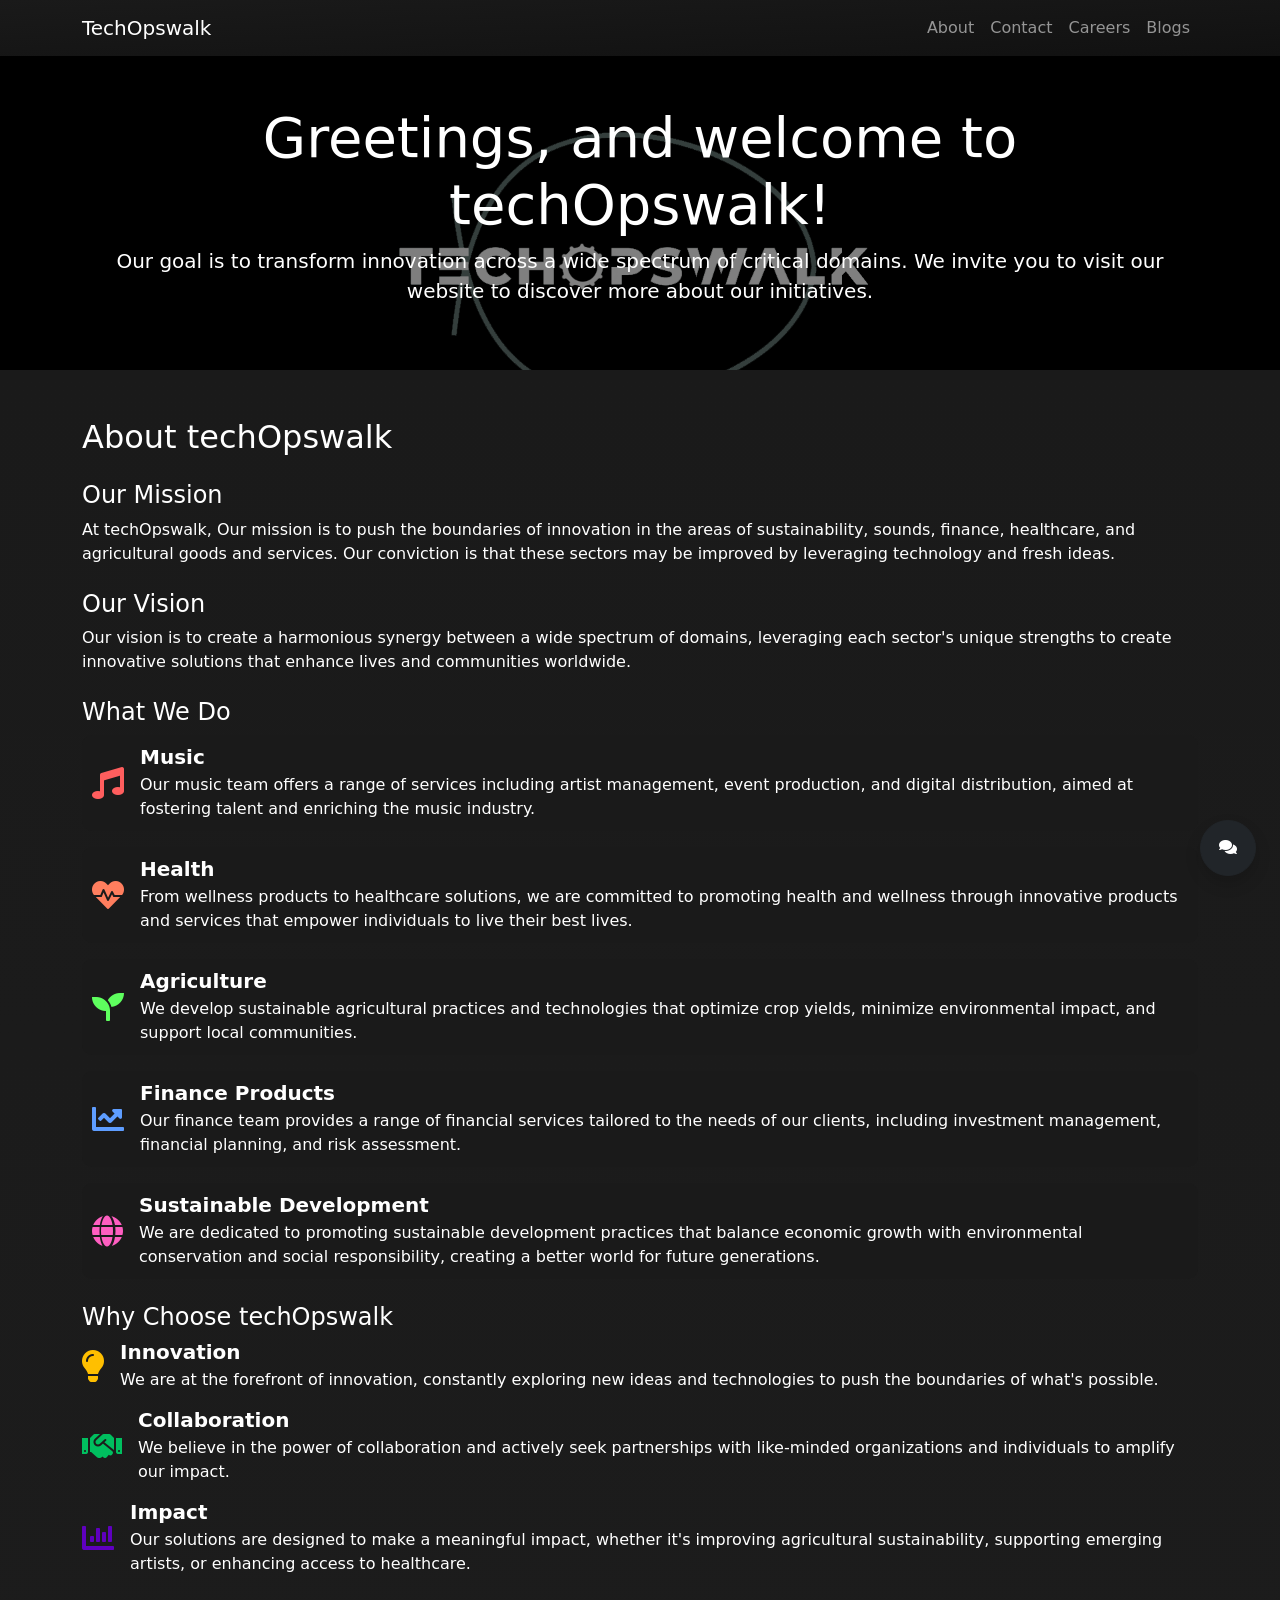
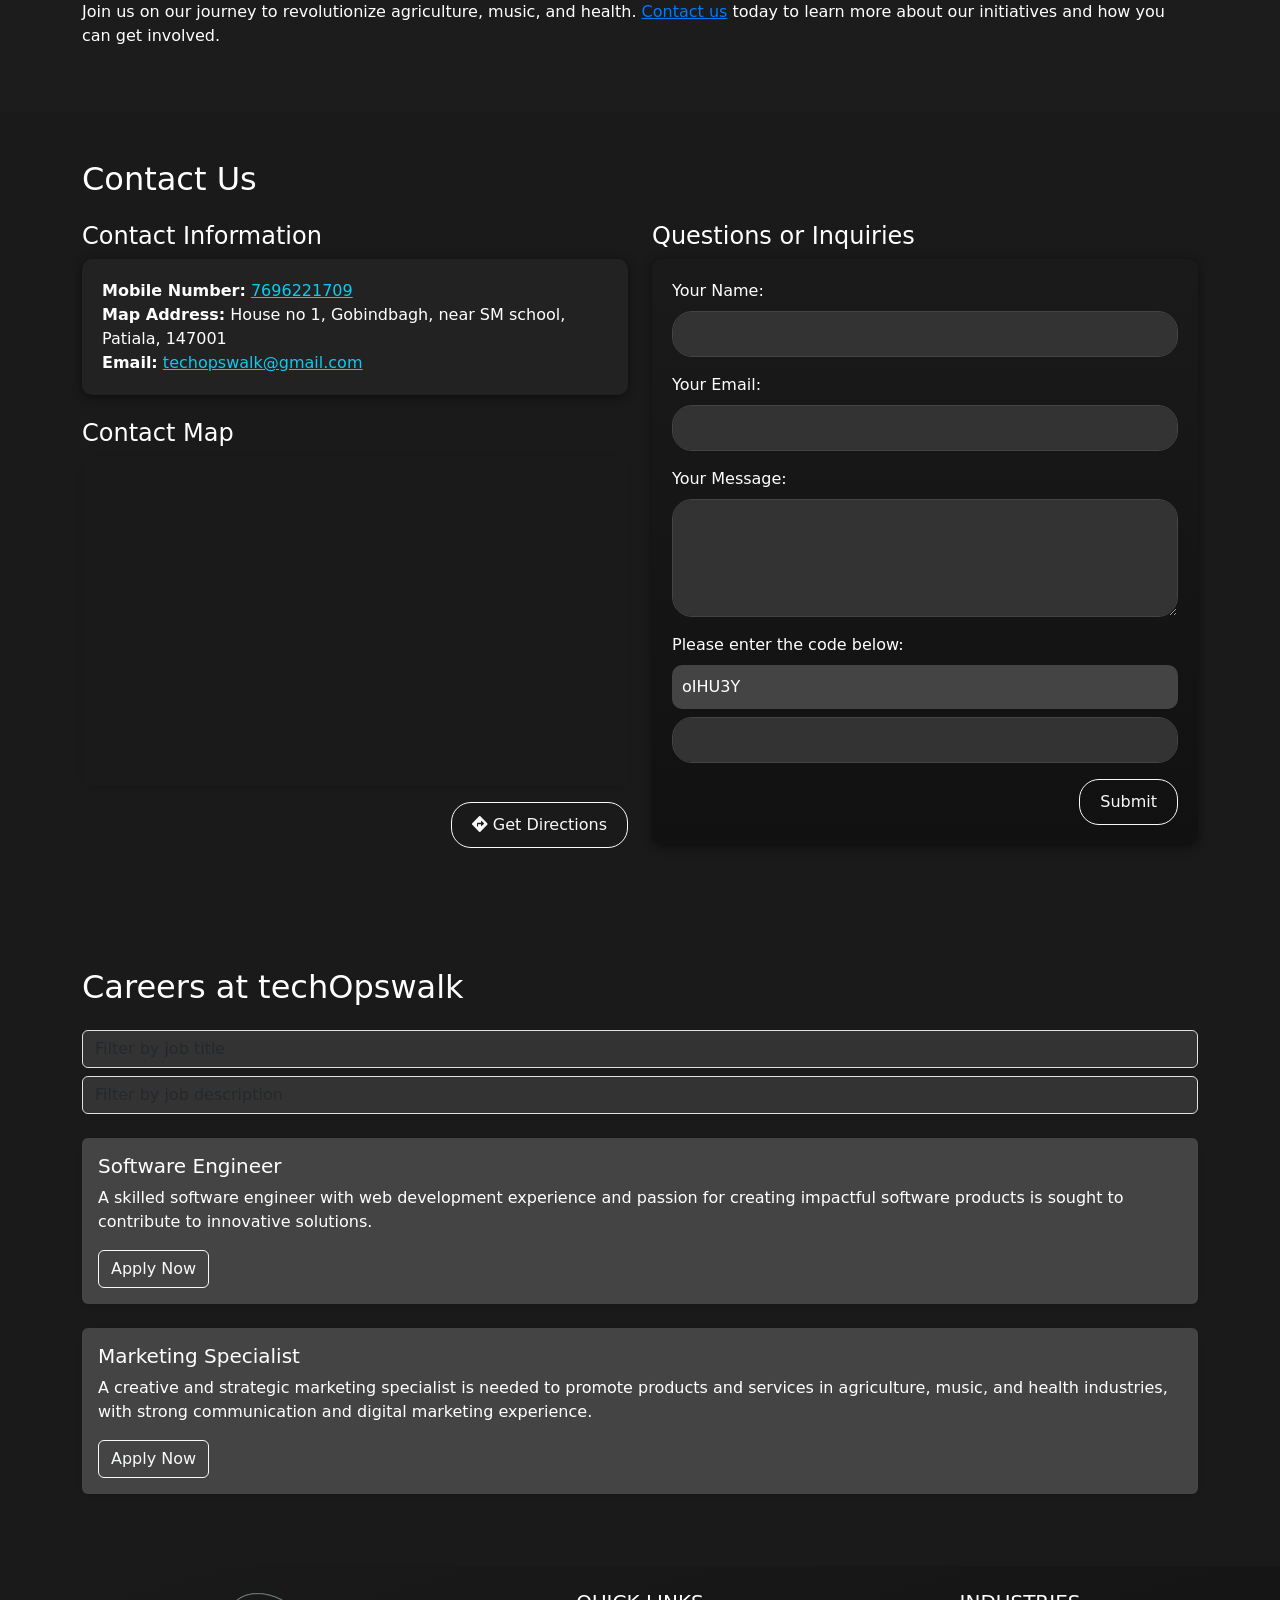
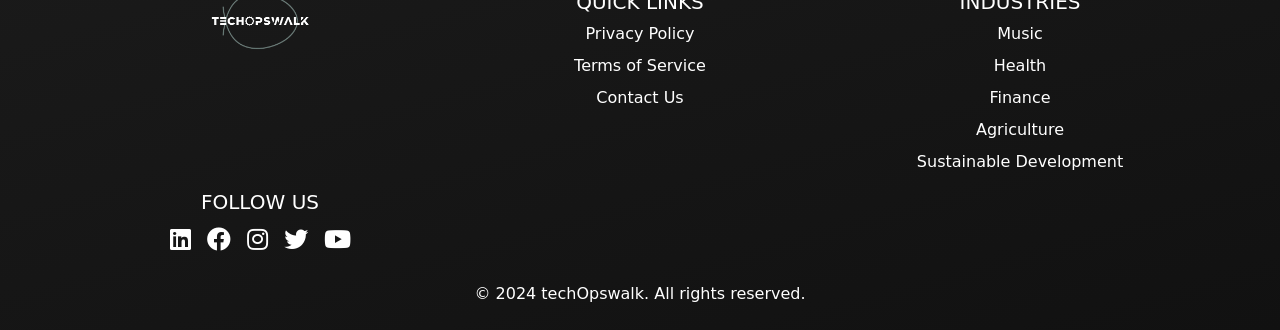
<file: index.html>
<!DOCTYPE html>
<html lang="en">

<head>
    <meta charset="UTF-8">
    <meta name="viewport" content="width=device-width, initial-scale=1.0">
    <meta name="description" content="Welcome to techOpswalk - Innovating across music, health, finance, agriculture, and sustainable development.">
    <meta name="keywords" content="techOpswalk, innovation, music, health, finance, agriculture, sustainable development">
    <meta name="author" content="Pahuldeep Singh">

    <title>Welcome to techOpswalk</title>

    <link href="https://cdn.jsdelivr.net/npm/bootstrap@5.1.3/dist/css/bootstrap.min.css" rel="stylesheet">
    <link href="https://cdnjs.cloudflare.com/ajax/libs/font-awesome/5.15.3/css/all.min.css" rel="stylesheet" >
</head>

<body>
    <header>
        <nav class="navbar navbar-expand-lg navbar-dark bg-dark" style="background-image: linear-gradient(to bottom right, #1a1a1a, #111111);">
            <div class="container">
                <a class="navbar-brand" href="index.html">TechOpswalk</a>
                <button class="navbar-toggler" type="button" data-bs-toggle="collapse" data-bs-target="#navbarNav" aria-controls="navbarNav" aria-expanded="false" aria-label="Toggle navigation">
                    <span class="navbar-toggler-icon"></span>
                </button>
                <div class="collapse navbar-collapse" id="navbarNav">
                    <ul class="navbar-nav ms-auto">
                        <li class="nav-item">
                            <a class="nav-link" href="#" onclick="smoothScroll('about')">About</a>
                        </li>
                        <li class="nav-item">
                            <a class="nav-link" href="#" onclick="smoothScroll('contact')">Contact</a>
                        </li>
                        <li class="nav-item">
                            <a class="nav-link" href="#" onclick="smoothScroll('career')">Careers</a>
                        </li>
                        <li class="nav-item">
                            <a class="nav-link" href="blog.html">Blogs</a>
                        </li>
                    </ul>
                </div>
            </div>
        </nav>
    </header>

    <main>
        <section class="banner-section text-center text-white bg-dark py-5 position-relative" style="background-image: url('img/banner.png'); background-size: cover; background-position: center;">
            <div class="overlay" style="position: absolute; top: 0; left: 0; width: 100%; height: 100%; background: rgba(0, 0, 0, 0.5);"></div>
            <div class="container position-relative">
                <h1 class="display-4">Greetings, and welcome to techOpswalk!</h1>
                <p class="lead">Our goal is to transform innovation across a wide spectrum of critical domains. We invite you to visit our website to discover more about our initiatives.</p>
            </div>
        </section>

        <section id="about" class="py-5 text-white" style="background-image: linear-gradient(#1a1a1a, #1c1c1c);">
            <div class="container">
                <header class="mb-4">
                    <h1 class="h2">About techOpswalk</h1>
                </header>
                <section class="mb-4">
                    <h2 class="h4">Our Mission</h2>
                    <p>At techOpswalk, Our mission is to push the boundaries of innovation in the areas of sustainability, sounds, finance, healthcare, and agricultural goods and services. Our conviction is that these sectors may be improved by leveraging technology and fresh ideas.</p>
                </section>
                <section class="mb-4">
                    <h2 class="h4">Our Vision</h2>
                    <p>Our vision is to create a harmonious synergy between a wide spectrum of domains, leveraging each sector's unique strengths to create innovative solutions that enhance lives and communities worldwide.</p>
                </section>

                <section class="mb-4">
                    <h2 class="h4">What We Do</h2>
                    <ul class="list-unstyled" style="padding-left: 0;">
                        <li class="mb-3 hover-card">
                            <a href="music.html" class="text-decoration-none text-white d-flex align-items-center">
                                <i class="fas fa-music fa-2x me-3" style="color: #ff5e5e;"></i>
                                <div>
                                    <h5 class="mb-1"><strong>Music</strong></h5>
                                    <p class="mb-0">Our music team offers a range of services including artist management, event production, and digital distribution, aimed at fostering talent and enriching the music industry.</p>
                                </div>
                            </a>
                        </li>
                        <li class="mb-3 hover-card">
                            <a href="health.html" class="text-decoration-none text-white d-flex align-items-center">
                                <i class="fas fa-heartbeat fa-2x me-3" style="color: #ff7e5e;"></i>
                                <div>
                                    <h5 class="mb-1"><strong>Health</strong></h5>
                                    <p class="mb-0">From wellness products to healthcare solutions, we are committed to promoting health and wellness through innovative products and services that empower individuals to live their best lives.</p>
                                </div>
                            </a>
                        </li>
                        <li class="mb-3 hover-card">
                            <a href="agriculture.html" class="text-decoration-none text-white d-flex align-items-center">
                                <i class="fas fa-seedling fa-2x me-3" style="color: #5eff5e;"></i>
                                <div>
                                    <h5 class="mb-1"><strong>Agriculture</strong></h5>
                                    <p class="mb-0">We develop sustainable agricultural practices and technologies that optimize crop yields, minimize environmental impact, and support local communities.</p>
                                </div>
                            </a>
                        </li>
                        <li class="mb-3 hover-card">
                            <a href="finance.html" class="text-decoration-none text-white d-flex align-items-center">
                                <i class="fas fa-chart-line fa-2x me-3" style="color: #5e9dff;"></i>
                                <div>
                                    <h5 class="mb-1"><strong>Finance Products</strong></h5>
                                    <p class="mb-0">Our finance team provides a range of financial services tailored to the needs of our clients, including investment management, financial planning, and risk assessment.</p>
                                </div>
                            </a>
                        </li>
                        <li class="mb-3 hover-card">
                            <a href="others.html" class="text-decoration-none text-white d-flex align-items-center">
                                <i class="fas fa-globe fa-2x me-3" style="color: #ff5ec1;"></i>
                                <div>
                                    <h5 class="mb-1"><strong>Sustainable Development</strong></h5>
                                    <p class="mb-0">We are dedicated to promoting sustainable development practices that balance economic growth with environmental conservation and social responsibility, creating a better world for future generations.</p>
                                </div>
                            </a>
                        </li>
                    </ul>
                </section>
                
                <style>
                    .hover-card a {
                        transition: transform 0.3s, background-color 0.3s;
                        background-color: #1a1a1a;
                        padding: 10px;
                        border-radius: 10px;
                        display: block;
                    }
                    
                    .hover-card a:hover {
                        transform: scale(1.05);
                        background-color: #222;
                    }
                    </style>
                    
                    
                
        
                <section class="mb-4">
                    <h2 class="h4">Why Choose techOpswalk</h2>
                    <ul class="list-unstyled" style="padding-left: 0;">
                        <li class="mb-3" style="display: flex; align-items: center;">
                            <i class="fas fa-lightbulb fa-2x me-3" style="color: #ffbf00;"></i>
                            <div>
                                <h5 class="mb-1" ><strong>Innovation</strong></h5>
                                <p class="mb-0">We are at the forefront of innovation, constantly exploring new ideas and technologies to push the boundaries of what's possible.</p>
                            </div>
                        </li>
                        <li class="mb-3" style="display: flex; align-items: center;">
                            <i class="fas fa-handshake fa-2x me-3" style="color: #00bf5f;"></i>
                            <div>
                                <h5 class="mb-1" ><strong>Collaboration</strong></h5>
                                <p class="mb-0">We believe in the power of collaboration and actively seek partnerships with like-minded organizations and individuals to amplify our impact.</p>
                            </div>
                        </li>
                        <li class="mb-3" style="display: flex; align-items: center;">
                            <i class="fas fa-chart-bar fa-2x me-3" style="color: #5f00bf;"></i>
                            <div>
                                <h5 class="mb-1"><strong>Impact</strong></h5>
                                <p class="mb-0">Our solutions are designed to make a meaningful impact, whether it's improving agricultural sustainability, supporting emerging artists, or enhancing access to healthcare.</p>
                            </div>
                        </li>
                    </ul>
                </section>
        
                <section>
                    <p>Join us on our journey to revolutionize agriculture, music, and health. <a href="#" onclick="smoothScroll('contact')" style="color: #007bff;">Contact us</a> today to learn more about our initiatives and how you can get involved.</p>
                </section>
            </div>
        </section>

        <section id="contact" class="py-5 text-white" style="background-color: #1a1a1a;">
            <div class="container">
                <header class="mb-4">
                    <h1 class="h2">Contact Us</h1>
                </header>
                <div class="row">
                    <div class="col-md-6 mb-4">
                        <h2 class="h4">Contact Information</h2>
                        <ul class="list-unstyled mb-4" style="padding: 20px; border-radius: 10px; background-color: #222; box-shadow: 0 2px 10px rgba(0,0,0,0.5);">
                            <li><strong>Mobile Number:</strong> <a href="tel:+917696221709" class="text-info">7696221709</a></li>
                            <li><strong>Map Address:</strong> House no 1, Gobindbagh, near SM school, Patiala, 147001</li>
                            <li><strong>Email:</strong> <a href="mailto:techopswalk@gmail.com" class="text-info">techopswalk@gmail.com</a></li>
                        </ul>
                        <h2 class="h4">Contact Map</h2>
                        <div class="map-container mb-3 rounded shadow-sm">
                            <iframe src="https://www.google.com/maps/embed?pb=!1m18!1m12!1m3!1d3431.7524524524!2d76.39326831508305!3d30.33193798174651!2m3!1f0!2f0!3f0!3m2!1i1024!2i768!4f13.1!3m3!1m2!1s0x391a5a5c7d7d7d7d%3A0x1234567890abcdef!2sHouse%20no%201%2C%20Gobindbagh%2C%20near%20SM%20school%2C%20Patiala%2C%20147001!5e0!3m2!1sen!2sin!4v1684326000000!5m2!1sen!2sin" width="100%" height="323" style="border: 0;" allowfullscreen="" loading="lazy" referrerpolicy="no-referrer-when-downgrade"></iframe>
                        </div>
                        <div class="text-end">
                            <a href="https://www.google.com/maps/dir/?api=1&destination=House+no+1%2C+Gobindbagh%2C+near+SM+school%2C+Patiala%2C+147001" target="_blank" class="btn btn-outline-light" style="border-radius: 20px; padding: 10px 20px;"><i class="fas fa-directions"></i> Get Directions</a>
                        </div>
                    </div>
        
                    <div class="col-md-6 mb-4">
                        <h2 class="h4">Questions or Inquiries</h2>
        
                        <form id="contact-form" action="#" method="post" style="padding: 20px; border-radius: 10px; background-image: linear-gradient(#1a1a1a, #111); box-shadow: 0 2px 10px rgba(0,0,0,0.5);">
                            <div class="mb-3">
                                <label for="name" class="form-label">Your Name:</label>
                                <input type="text" id="name" name="name" class="form-control" required style="border-radius: 20px; padding: 10px; border: 1px solid #444; background-color: #333; color: #fff;">
                            </div>
                            <div class="mb-3">
                                <label for="email" class="form-label">Your Email:</label>
                                <input type="email" id="email" name="email" class="form-control" required style="border-radius: 20px; padding: 10px; border: 1px solid #444; background-color: #333; color: #fff;">
                            </div>
                            <div class="mb-3">
                                <label for="message" class="form-label">Your Message:</label>
                                <textarea id="message" name="message" rows="4" class="form-control" required style="border-radius: 20px; padding: 10px; border: 1px solid #444; background-color: #333; color: #fff;"></textarea>
                            </div>
                            <div class="mb-3">
                                <label for="captcha" class="form-label">Please enter the code below:</label>
                                <div id="captcha-image" class="mb-2" style="background-color: #444; border-radius: 10px; padding: 10px;"></div>
                                <input type="text" id="captcha-input" name="captcha" class="form-control" required style="border-radius: 20px; padding: 10px; border: 1px solid #444; background-color: #333; color: #fff;">
                            </div>
                            <div class="text-end">
                                <input type="submit" value="Submit" class="btn btn-outline-light" style="border-radius: 20px; padding: 10px 20px;" onclick="return validateContactForm()">
                            </div>
                        </form>
        
                    </div>
                </div>
            </div>
        </section>
        

    <section id="career" class="py-5 text-white" style="background-color: #1a1a1a;">
        <div class="container">
            <header class="mb-4">
                <h1 class="h2">Careers at techOpswalk</h1>
            </header>
            <div class="mb-4">
                <input type="text" id="job-title-filter" class="form-control mb-2 text-white" placeholder="Filter by job title" style="background-color: #333;">
                <input type="text" id="job-description-filter" class="form-control text-white" placeholder="Filter by job description" style="background-color: #333;">
            </div>
            <section class="job-listing mb-4 p-3 rounded shadow-sm" style="background-color: #444;">
                <h2 class="h5 job-title text-white">Software Engineer</h2>
                <p class="job-description text-white">A skilled software engineer with web development experience and passion for creating impactful software products is sought to contribute to innovative solutions.</p>
                <a href="#" class="btn btn-outline-light" onclick="showApplyForm('Software Engineer')">Apply Now</a>
            </section>
            <section class="job-listing mb-4 p-3 rounded shadow-sm" style="background-color: #444;">
                <h2 class="h5 job-title text-white">Marketing Specialist</h2>
                <p class="job-description text-white">A creative and strategic marketing specialist is needed to promote products and services in agriculture, music, and health industries, with strong communication and digital marketing experience.</p>
                <a href="#" class="btn btn-outline-light" onclick="showApplyForm('Marketing Specialist')">Apply Now</a>
            </section>
        </div>
    </section>

    <div id="chatbot" class="position-fixed bottom-0 end-0 m-4 shadow-lg" style="width: 320px; background-color: #1a1a1a; border-radius: 20px;">
        <div class="p-3 text-white d-flex justify-content-between align-items-center border-bottom border-secondary" style="background-color: #111; border-top-left-radius: 20px; border-top-right-radius: 20px;">
            <h2 class="h5 m-0">Need Help?</h2>
            <button id="closeChatbot" onclick="toggleChatbot()" class="btn-close btn-close-white"></button>
        </div>
        <div class="p-3">
            <div id="chatbot-messages" class="overflow-auto mb-3 text-white" style="height: 200px;"></div>
            <input type="text" id="chatbot-input" placeholder="Type your message here..." class="form-control mb-2" style="background-color: #333; color: #fff; border-color: #444;">
            <button id="send-chatbot-message" onclick="sendChatbotMessage()" class="btn btn-outline-light w-100">Send</button>
        </div>
    </div>
    
    <button id="openChatbot" onclick="toggleChatbot()" class="position-fixed bottom-0 end-0 m-4 btn btn-dark rounded-circle shadow" style="width: 56px; height: 56px;"><i class="fas fa-comments"></i></button>
    

    <footer class="bg-dark text-white py-4" style="background-image: linear-gradient(to bottom right, #1a1a1a, #111111);">
        <div class="container text-center">
            <div class="row mb-4 ">
                <div class="col-md-4 mb-3 mb-md-0">
                    <a href="index.html"><img src="img\logo.png" alt="TechOpswalk Logo" style="max-width: 100px;"></a>
                </div>
                <div class="col-md-4 mb-3 mb-md-0">
                    <h5 class="text-uppercase">Quick Links</h5>
                    <ul class="list-unstyled">
                        <li class="mb-2"><a href="privacy.html" class="text-white text-decoration-none">Privacy Policy</a></li>
                        <li class="mb-2"><a href="terms_of_service.html" class="text-white text-decoration-none">Terms of Service</a></li>
                        <li class="mb-2"><a href="contact.html" class="text-white text-decoration-none">Contact Us</a></li>
                    </ul>
                </div>
                <div class="col-md-4 mb-3 mb-md-0">
                    <h5 class="text-uppercase">Industries</h5>
                    <ul class="list-unstyled">
                        <li class="mb-2"><a href="music.html" class="text-white text-decoration-none">Music</a></li>
                        <li class="mb-2"><a href="health.html" class="text-white text-decoration-none">Health</a></li>
                        <li class="mb-2"><a href="finance.html" class="text-white text-decoration-none">Finance</a></li>
                        <li class="mb-2"><a href="agriculture.html" class="text-white text-decoration-none">Agriculture</a></li>
                        <li class="mb-2"><a href="others.html" class="text-white text-decoration-none">Sustainable Development</a></li>
                    </ul>
                </div>
                <div class="col-md-4">
                    <h5 class="text-uppercase">Follow Us</h5>
                    <div class="d-flex justify-content-center">
                        <a href="https://www.linkedin.com/company/techopswalk/posts/?viewAsMember=true" target="_blank" class="text-white me-3 fs-4"><i class="fab fa-linkedin"></i></a>
                        <a href="https://www.facebook.com/profile.php?id=61557305109802&sk=about" target="_blank" class="text-white me-3 fs-4"><i class="fab fa-facebook"></i></a>
                        <a href="https://www.instagram.com/techopswalk/" target="_blank" class="text-white me-3 fs-4"><i class="fab fa-instagram"></i></a>
                        <a href="https://twitter.com/techopswalk" target="_blank" class="text-white me-3 fs-4"><i class="fab fa-twitter"></i></a>
                        <a href="https://www.youtube.com/@Techopswalk" target="_blank" class="text-white fs-4"><i class="fab fa-youtube"></i></a>
                    </div>
                </div>
            </div>
            <div class="row">
                <div class="col-12">
                    <p class="mb-0">&copy; 2024 techOpswalk. All rights reserved.</p>
                </div>
            </div>
        </div>
    </footer>

    <script src="https://cdnjs.cloudflare.com/ajax/libs/bootstrap/5.1.3/js/bootstrap.bundle.min.js"></script>
    <script src="https://ajax.googleapis.com/ajax/libs/jquery/3.6.0/jquery.min.js"></script>

    <script src="js/modules/common.js"></script>
    <script src="js/modules/form.js"></script>
    <script src="js/plugins/chatbot.js"></script>
    <script src="js/scripts/index.js"></script>
</body>
</html>
</file>
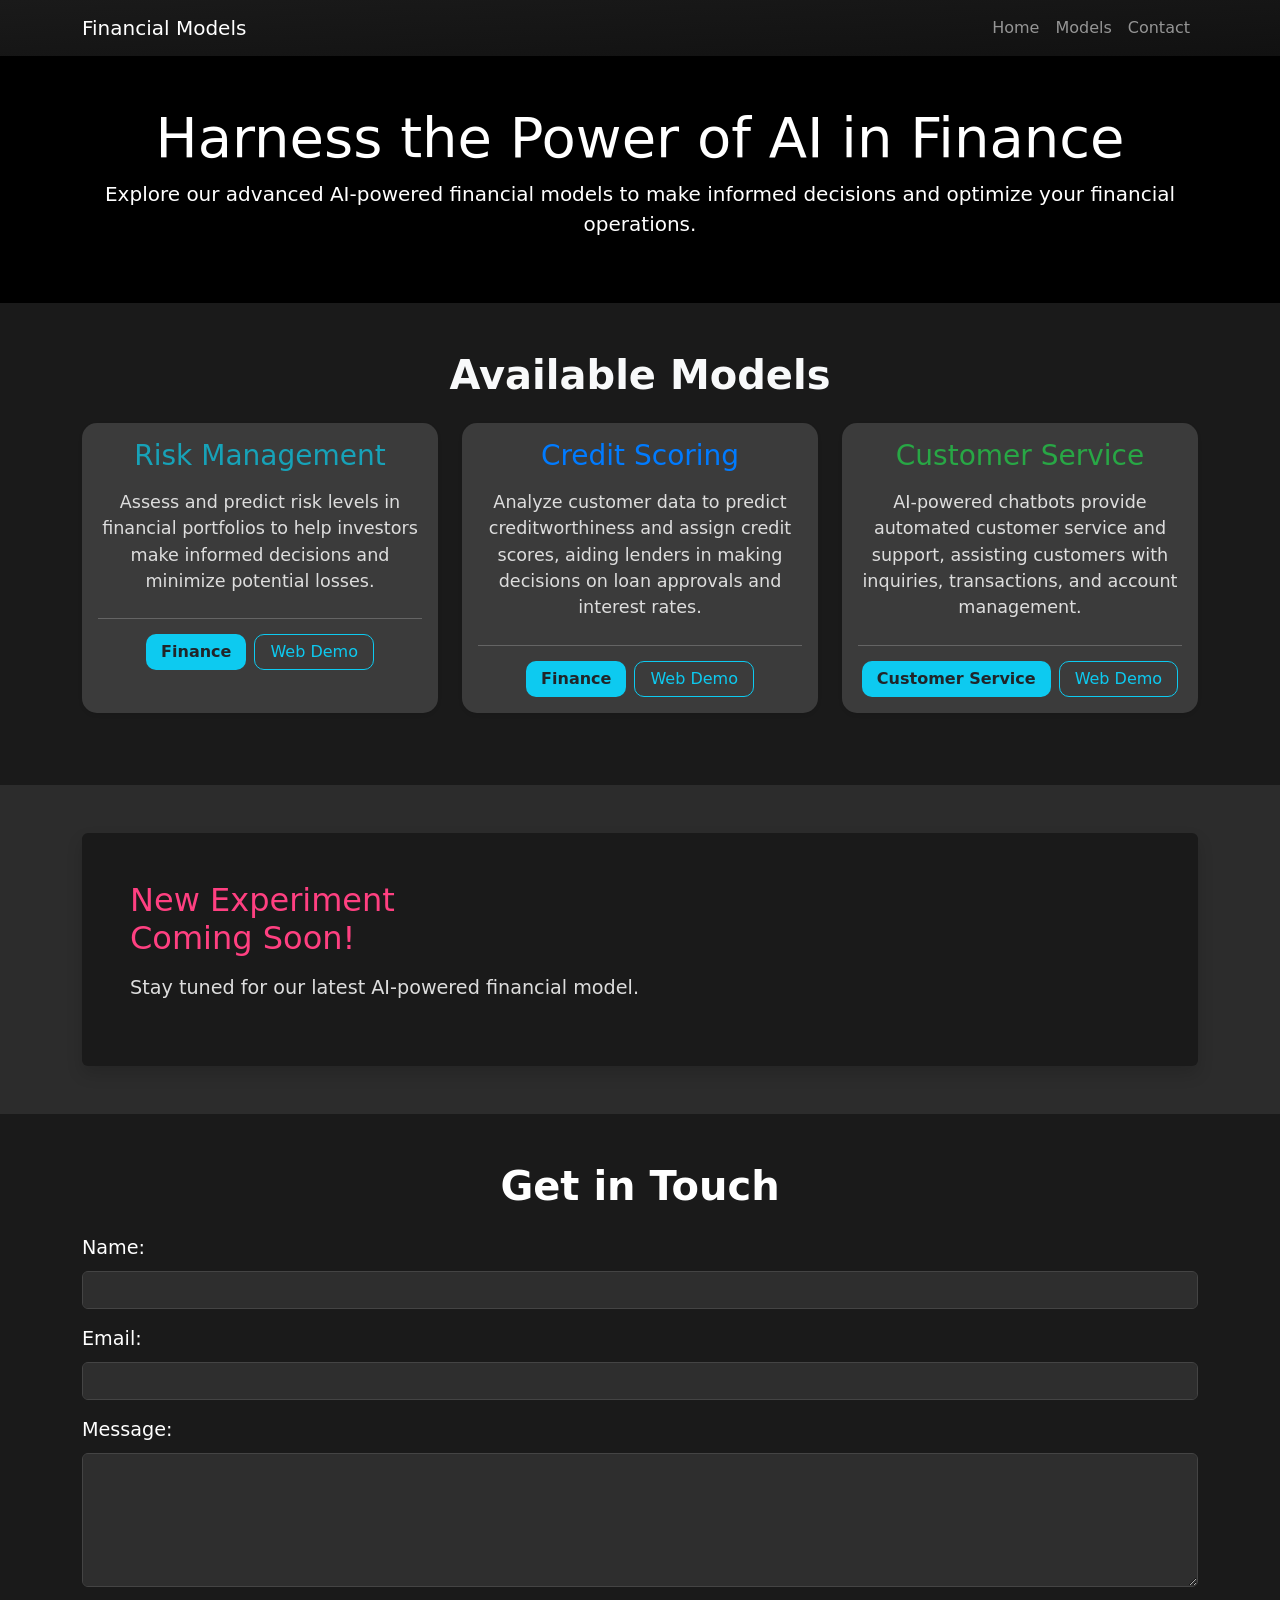
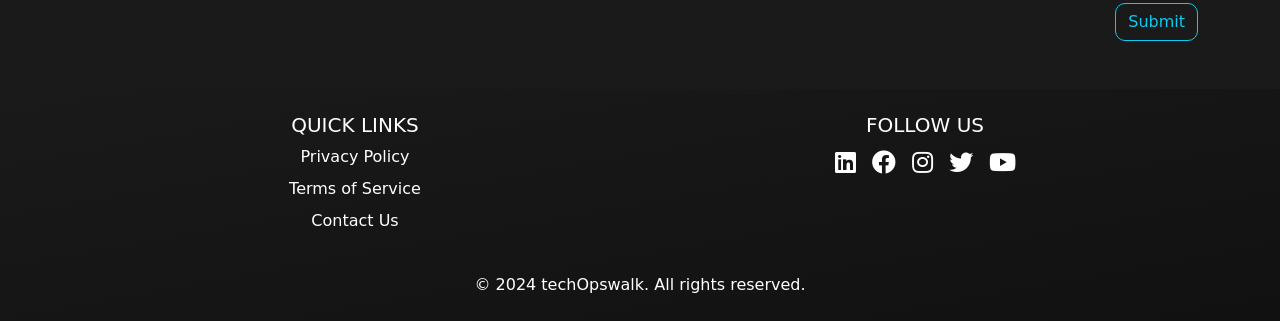
<file: finance.html>
<!DOCTYPE html>
<html lang="en">

<head>
    <meta charset="UTF-8">
    <meta name="viewport" content="width=device-width, initial-scale=1.0">
    <title>AI-Powered Financial Models</title>

    <link href="https://cdnjs.cloudflare.com/ajax/libs/font-awesome/5.15.3/css/all.min.css" rel="stylesheet">
    <link href="https://cdn.jsdelivr.net/npm/bootstrap@5.1.3/dist/css/bootstrap.min.css" rel="stylesheet">
</head>

<body>
    <header>
        <nav class="navbar navbar-expand-lg navbar-dark bg-dark"
            style="background-image: linear-gradient(to bottom right, #1a1a1a, #111111);">
            <div class="container">
                <a class="navbar-brand" href="index.html">Financial Models</a>
                <button class="navbar-toggler" type="button" data-bs-toggle="collapse" data-bs-target="#navbarNav"
                    aria-controls="navbarNav" aria-expanded="false" aria-label="Toggle navigation">
                    <span class="navbar-toggler-icon"></span>
                </button>
                <div class="collapse navbar-collapse" id="navbarNav">
                    <ul class="navbar-nav ms-auto">
                        <li class="nav-item">
                            <a class="nav-link" href="index.html" onclick="smoothScroll('list')">Home</a>
                        </li>
                        <li class="nav-item">
                            <a class="nav-link" href="#list" onclick="smoothScroll('list')">Models</a>
                        </li>
                        <li class="nav-item">
                            <a class="nav-link" href="#contact" onclick="smoothScroll('contact')">Contact</a>
                        </li>
                    </ul>
                </div>
            </div>
        </nav>
    </header>

    <main>
        <section class="finance py-5 text-center text-white" style="background-color: #000">
            <div class="container">
                <h1 class="display-4">Harness the Power of AI in Finance</h1>
                <p class="lead">Explore our advanced AI-powered financial models to make informed decisions and optimize your financial operations.</p>
            </div>
        </section>

        <section id="list" class="section py-5" style="background-color: #1a1a1a;">
            <div class="container">
                <h2 class="text-center mb-4" style="font-size: 2.5rem; font-weight: bold; color: #f8f9fa;">Available Models</h2>
                <div class="row">

                    <div class="col-md-6 col-lg-4 mb-4">
                        <div class="card model-card h-100 shadow-sm border-0"
                            style="transition: transform 0.3s; background-color: #3b3b3b; border-radius: 15px;">
                            <div class="card-body text-center">
                                <h3 class="card-title model-title mb-3" style="font-size: 1.75rem; color: #17a2b8;">
                                    Risk Management</h3>
                                <p class="card-text model-description mb-4" style="font-size: 1.1rem; color: #ddd;">
                                    Assess and predict risk levels in financial portfolios to help investors make informed decisions and minimize potential losses.</p>
                                    
                                <hr style="border-top: 1px solid #ddd; margin: 15px 0;">
                                <div class="model-tags d-flex justify-content-center align-items-center">
                                    <span class="badge bg-info text-dark me-2"
                                        style="font-size: 1rem; padding: 10px 15px; border-radius: 10px;">Finance</span>
                                    <a href="#" class="btn btn-outline-info"
                                        style="font-size: 1rem; padding: 5px 15px; border-radius: 10px;">Web Demo</a>
                                </div>
                            </div>
                        </div>
                    </div>

                    <div class="col-md-6 col-lg-4 mb-4">
                        <div class="card model-card h-100 shadow-sm border-0"
                            style="transition: transform 0.3s; background-color: #3b3b3b; border-radius: 15px;">
                            <div class="card-body text-center">
                                <h3 class="card-title model-title mb-3" style="font-size: 1.75rem; color: #007bff;">
                                    Credit Scoring</h3>
                                <p class="card-text model-description mb-4" style="font-size: 1.1rem; color: #ddd;">
                                    Analyze customer data to predict creditworthiness and assign credit scores, aiding lenders in making decisions on loan approvals and interest rates.</p>
                                    <hr style="border-top: 1px solid #ddd; margin: 15px 0;">
                                <div class="model-tags d-flex justify-content-center align-items-center">
                                    <span class="badge bg-info text-dark me-2"
                                        style="font-size: 1rem; padding: 10px 15px; border-radius: 10px;">Finance</span>
                                    <a href="#" class="btn btn-outline-info"
                                        style="font-size: 1rem; padding: 5px 15px; border-radius: 10px;">Web Demo</a>
                                </div>
                            </div>
                        </div>
                    </div>

                    <div class="col-md-6 col-lg-4 mb-4">
                        <div class="card model-card h-100 shadow-sm border-0"
                            style="transition: transform 0.3s; background-color: #3b3b3b; border-radius: 15px;">
                            <div class="card-body text-center">
                                <h3 class="card-title model-title mb-3" style="font-size: 1.75rem; color: #28a745;">
                                    Customer Service</h3>
                                <p class="card-text model-description mb-4" style="font-size: 1.1rem; color: #ddd;">
                                    AI-powered chatbots provide automated customer service and support, assisting customers with inquiries, transactions, and account management.</p>
                                    <hr style="border-top: 1px solid #ddd; margin: 15px 0;">
                                <div class="model-tags d-flex justify-content-center align-items-center">
                                    <span class="badge bg-info text-dark me-2"
                                        style="font-size: 1rem; padding: 10px 15px; border-radius: 10px;">Customer Service</span>
                                    <a href="#" class="btn btn-outline-info"
                                        style="font-size: 1rem; padding: 5px 15px; border-radius: 10px;">Web Demo</a>
                                </div>
                            </div>
                        </div>
                    </div>

                </div>
            </div>
        </section>

        <section id="new-experiment" class="section py-5" style="background-color: #2c2c2c;">
            <div class="container">
                <div class="new-experiment-card p-5 text-white shadow rounded"
                    style="background-color: #1a1a1a; transition: transform 0.3s, background-color 0.3s;">
                    <h3 class="new-experiment-title mb-3" style="font-size: 2rem; color: #ff4081;">New
                        Experiment<br>Coming Soon!</h3>
                    <p class="new-experiment-description" style="font-size: 1.2rem; color: #ddd;">Stay tuned for our
                        latest AI-powered financial model.</p>
                </div>
            </div>
        </section>
        <style>.new-experiment-card:hover {transform: scale(1.05);background-color: #343a40;}</style>

        <section id="contact" class="section py-5 text-white" style="background-color: #1a1a1a;  ">
            <div class="container">
                <h2 class="text-center mb-4" style="font-size: 2.5rem; font-weight: bold;">Get in Touch</h2>
                <form class="contact-form">
                    <div class="form-group mb-3">
                        <label for="name" class="form-label" style="font-size: 1.2rem;  ">Name:</label>
                        <input type="text" id="name" name="name" class="form-control" required
                            style="background-color: #2e2e2e; border: 1px solid #444;  ">
                    </div>
                    <div class="form-group mb-3">
                        <label for="email" class="form-label" style="font-size: 1.2rem;  ">Email:</label>
                        <input type="email" id="email" name="email" class="form-control" required
                            style="background-color: #2e2e2e; border: 1px solid #444;  ">
                    </div>
                    <div class="form-group mb-3">
                        <label for="message" class="form-label" style="font-size: 1.2rem;  ">Message:</label>
                        <textarea id="message" name="message" class="form-control" rows="5" required
                            style="background-color: #2e2e2e; border: 1px solid #444;  "></textarea>
                    </div>
                    <div class="text-end">
                        <button type="submit" class="btn btn-outline-info" style="border-radius: 10px;">Submit</button>
                    </div>
                </form>
            </div>
        </section>
    </main>

    <footer class="bg-dark text-white py-4"
        style="background-image: linear-gradient(to bottom right, #1a1a1a, #111111);">
        <div class="container text-center">
            <div class="row mb-4">
                <div class="col-md-6 mb-3 mb-md-0">
                    <h5 class="text-uppercase">Quick Links</h5>
                    <ul class="list-unstyled">
                        <li class="mb-2"><a href="privacy.html" class="text-white text-decoration-none">Privacy
                                Policy</a></li>
                        <li class="mb-2"><a href="terms_of_service.html" class="text-white text-decoration-none">Terms
                                of Service</a></li>
                        <li class="mb-2"><a href="contact.html" class="text-white text-decoration-none">Contact Us</a>
                        </li>
                    </ul>
                </div>
                <div class="col-md-6">
                    <h5 class="text-uppercase">Follow Us</h5>
                    <div class="d-flex justify-content-center">
                        <a href="https://www.linkedin.com/company/techopswalk/posts/?viewAsMember=true" target="_blank"
                            class="text-white me-3 fs-4"><i class="fab fa-linkedin"></i></a>
                        <a href="https://www.facebook.com/profile.php?id=61557305109802&sk=about" target="_blank"
                            class="text-white me-3 fs-4"><i class="fab fa-facebook"></i></a>
                        <a href="https://www.instagram.com/techopswalk/" target="_blank" class="text-white me-3 fs-4"><i
                                class="fab fa-instagram"></i></a>
                        <a href="https://twitter.com/techopswalk" target="_blank" class="text-white me-3 fs-4"><i
                                class="fab fa-twitter"></i></a>
                        <a href="https://www.youtube.com/@Techopswalk" target="_blank" class="text-white fs-4"><i
                                class="fab fa-youtube"></i></a>
                    </div>
                </div>
            </div>
            <div class="row">
                <div class="col-12">
                    <p class="mb-0">&copy; 2024 techOpswalk. All rights reserved.</p>
                </div>
            </div>
        </div>
    </footer>

    <script src="https://cdn.jsdelivr.net/npm/bootstrap@5.1.3/dist/js/bootstrap.bundle.min.js"></script>
    <script>
        function smoothScroll(target) {
            document.getElementById(target).scrollIntoView({ behavior: 'smooth' });
        }
    </script>
</body>

</html>
</file>
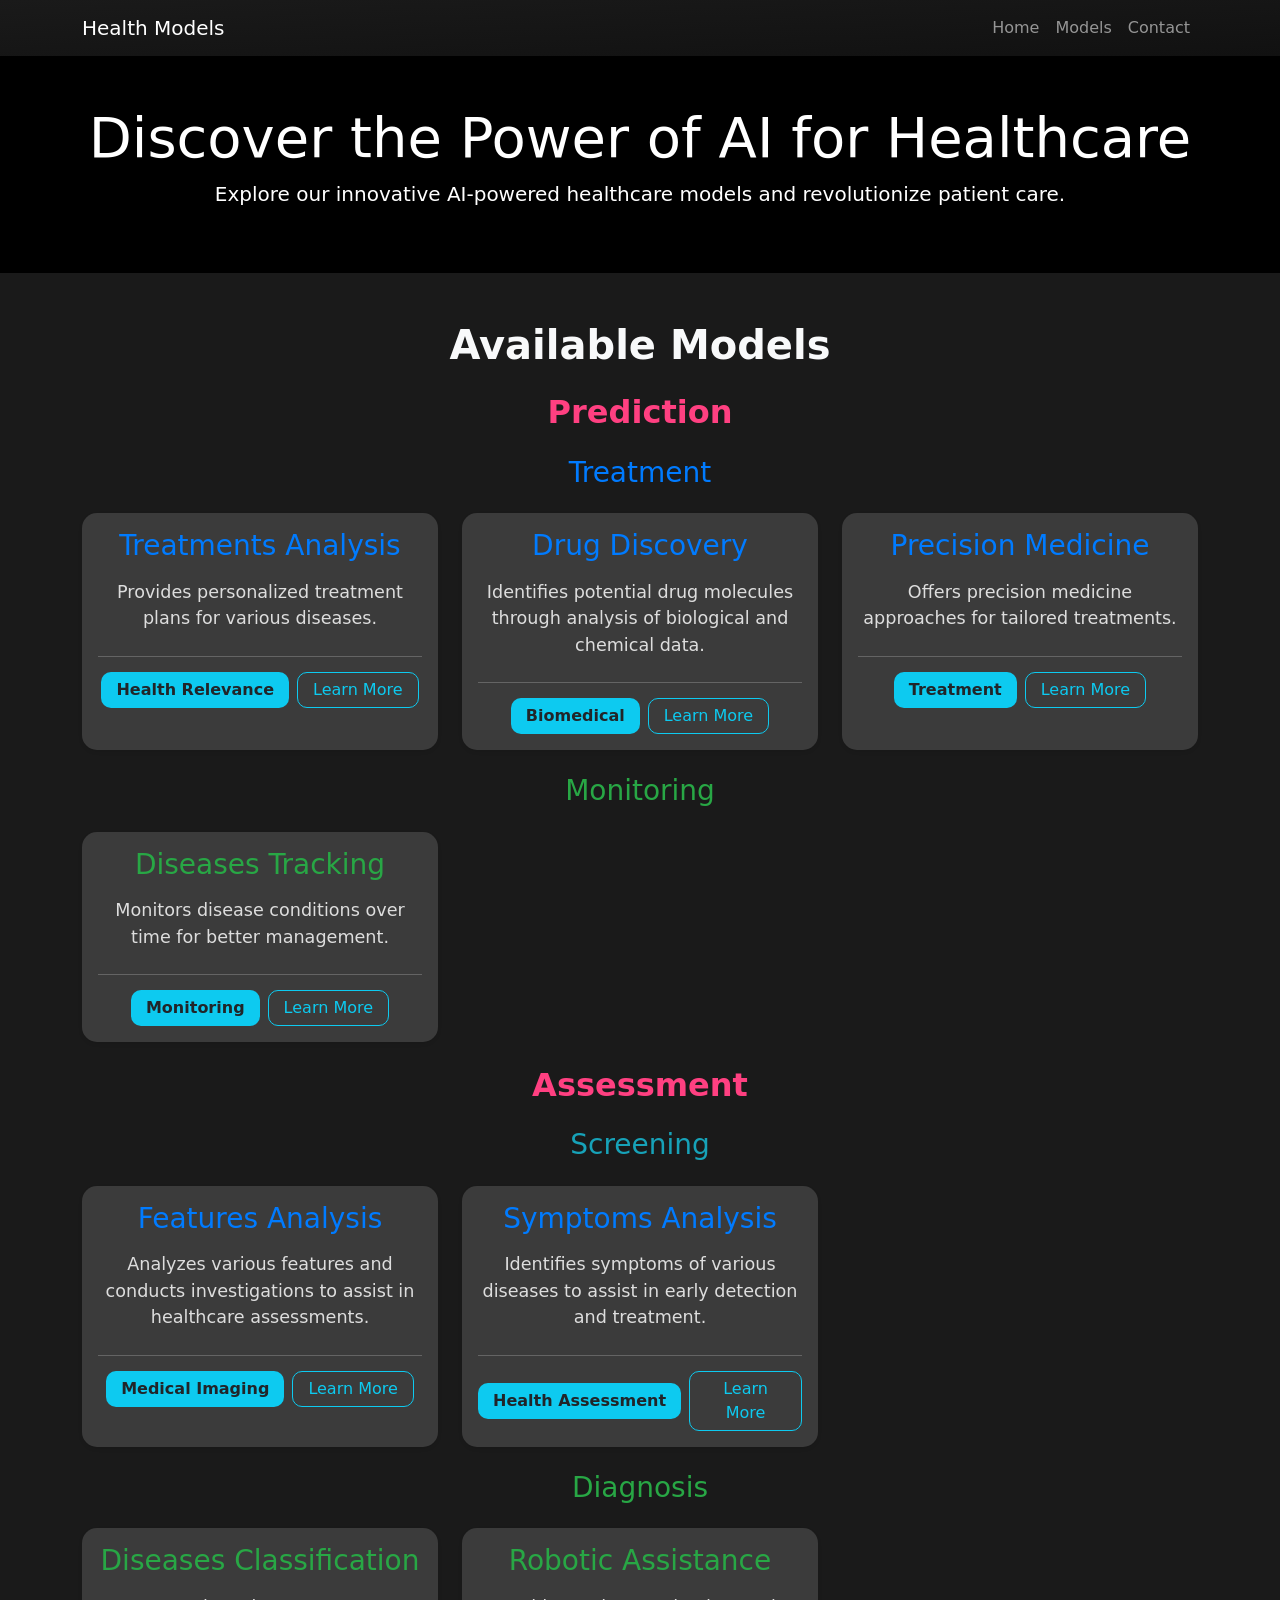
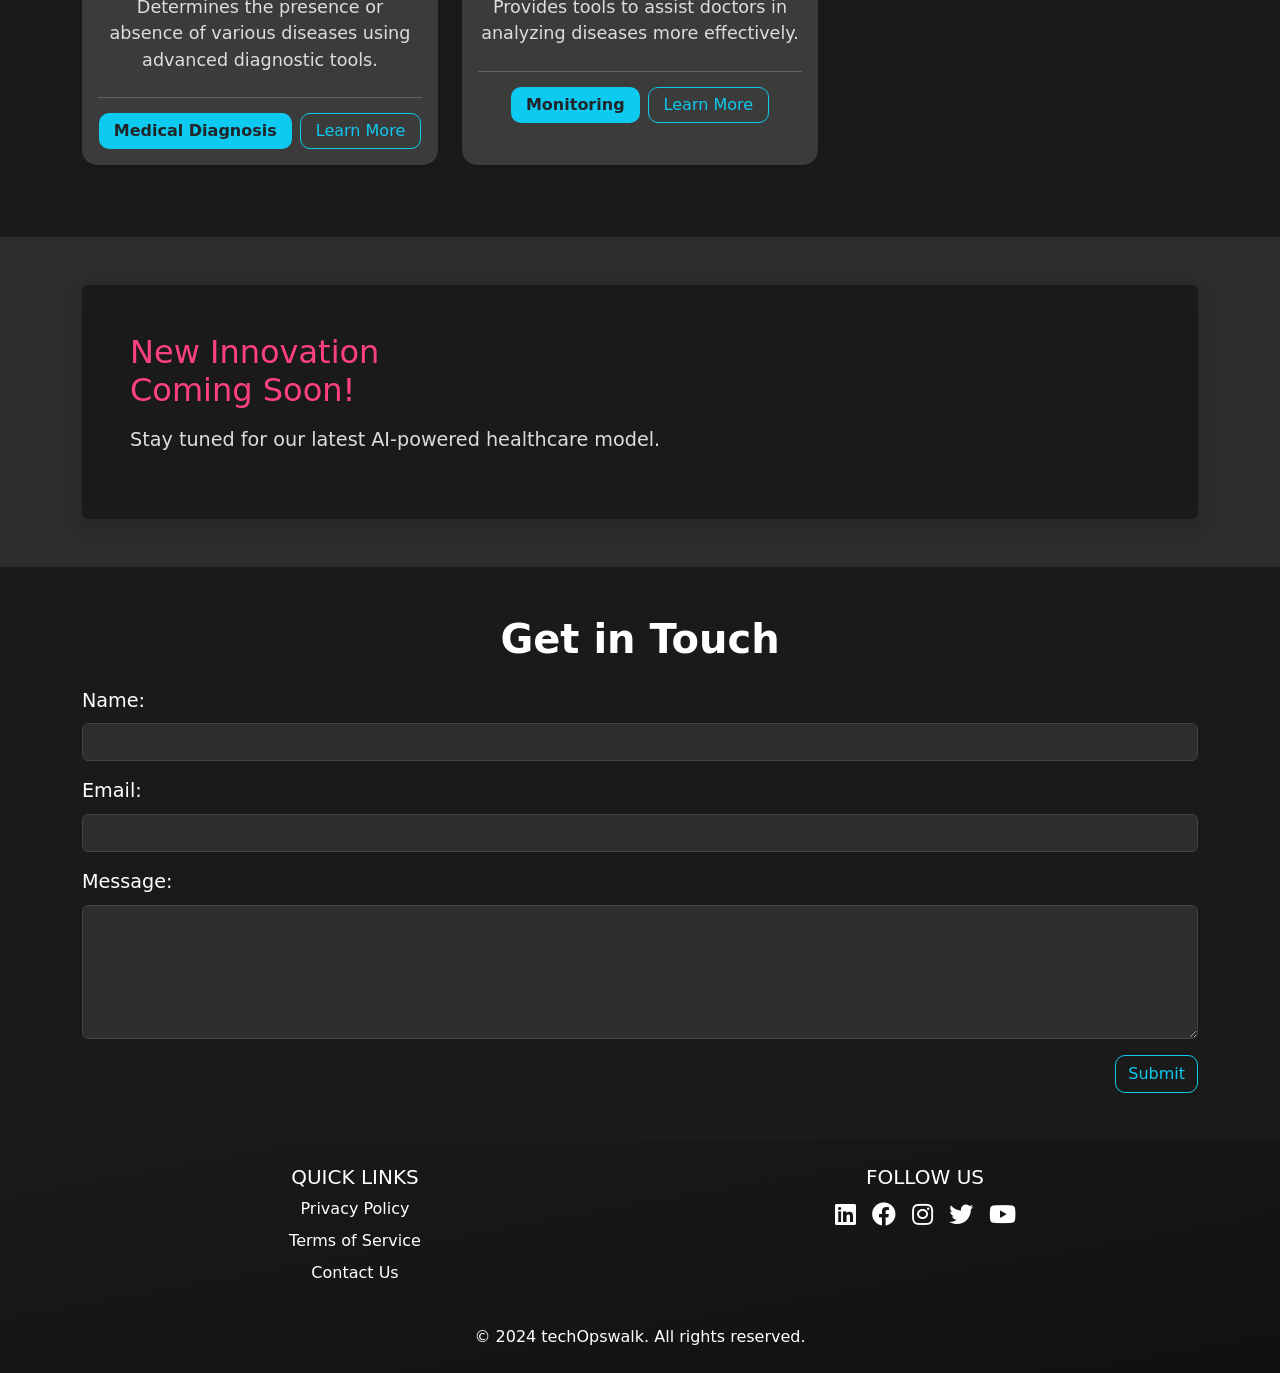
<file: health.html>
<!DOCTYPE html>
<html lang="en">

<head>
    <meta charset="UTF-8">
    <meta name="viewport" content="width=device-width, initial-scale=1.0">
    <title>AI-Powered Healthcare Models</title>

    <link href="https://cdnjs.cloudflare.com/ajax/libs/font-awesome/5.15.3/css/all.min.css" rel="stylesheet">
    <!-- <link href="https://cdn.jsdelivr.net/npm/bootstrap@5.1.3/dist/css/bootstrap.min.css" rel="stylesheet"> -->
    <link href="https://cdn.jsdelivr.net/npm/bootstrap@5.1.3/dist/css/bootstrap.min.css?v=1.0" rel="stylesheet">

</head>

<body>
    <header>
        <nav class="navbar navbar-expand-lg navbar-dark bg-dark"
            style="background-image: linear-gradient(to bottom right, #1a1a1a, #111111);">
            <div class="container">
                <a class="navbar-brand" href="index.html">Health Models</a>
                <button class="navbar-toggler" type="button" data-bs-toggle="collapse" data-bs-target="#navbarNav"
                    aria-controls="navbarNav" aria-expanded="false" aria-label="Toggle navigation">
                    <span class="navbar-toggler-icon"></span>
                </button>
                <div class="collapse navbar-collapse" id="navbarNav">
                    <ul class="navbar-nav ms-auto">
                        <li class="nav-item">
                            <a class="nav-link" href="index.html">Home</a>
                        </li>
                        <li class="nav-item">
                            <a class="nav-link" href="#list">Models</a>
                        </li>
                        <li class="nav-item">
                            <a class="nav-link" href="#contact">Contact</a>
                        </li>
                    </ul>
                </div>
            </div>
        </nav>
    </header>

    <main>
        <section class="health py-5 text-center text-white" style="background-color: #000">
            <div class="container">
                <h1 class="display-4">Discover the Power of AI for Healthcare</h1>
                <p class="lead">Explore our innovative AI-powered healthcare models and revolutionize patient care.</p>
            </div>
        </section>

        <section id="list" class="section py-5" style="background-color: #1a1a1a;">
            <div class="container">
                <h2 class="text-center mb-4" style="font-size: 2.5rem; font-weight: bold; color: #f8f9fa;">Available
                    Models</h2>
                <div class="row">

                    <!-- Category: Prediction -->
                    <div class="col-12">
                        <h3 class="text-center mb-4" style="font-size: 2rem; font-weight: bold; color: #ff4081;">
                            Prediction</h3>
                    </div>

                    <!-- Treatment -->
                    <div class="col-12">
                        <h4 class="text-center mb-4" style="font-size: 1.75rem; color: #007bff;">Treatment</h4>
                    </div>
                    <div class="col-md-6 col-lg-4 mb-4">
                        <div class="card model-card h-100 shadow-sm border-0"
                            style="transition: transform 0.3s; background-color: #3b3b3b; border-radius: 15px;">
                            <div class="card-body text-center">
                                <h3 class="card-title model-title mb-3" style="font-size: 1.75rem; color: #007bff;">
                                    Treatments Analysis</h3>
                                <p class="card-text model-description mb-4" style="font-size: 1.1rem; color: #ddd;">
                                    Provides personalized treatment plans for various diseases.</p>
                                <hr style="border-top: 1px solid #ddd; margin: 15px 0;">
                                <div class="model-tags d-flex justify-content-center align-items-center">
                                    <span class="badge bg-info text-dark me-2"
                                        style="font-size: 1rem; padding: 10px 15px; border-radius: 10px;">Health Relevance</span>
                                    <a href="#" class="btn btn-outline-info"
                                        style="font-size: 1rem; padding: 5px 15px; border-radius: 10px;">Learn More</a>
                                </div>
                            </div>
                        </div>
                    </div>
                    <div class="col-md-6 col-lg-4 mb-4">
                        <div class="card model-card h-100 shadow-sm border-0"
                            style="transition: transform 0.3s; background-color: #3b3b3b; border-radius: 15px;">
                            <div class="card-body text-center">
                                <h3 class="card-title model-title mb-3" style="font-size: 1.75rem; color: #007bff;">
                                    Drug Discovery</h3>
                                <p class="card-text model-description mb-4" style="font-size: 1.1rem; color: #ddd;">
                                    Identifies potential drug molecules through analysis of biological and chemical
                                    data.</p>
                                <hr style="border-top: 1px solid #ddd; margin: 15px 0;">
                                <div class="model-tags d-flex justify-content-center align-items-center">
                                    <span class="badge bg-info text-dark me-2"
                                        style="font-size: 1rem; padding: 10px 15px; border-radius: 10px;">Biomedical</span>
                                    <a href="#" class="btn btn-outline-info"
                                        style="font-size: 1rem; padding: 5px 15px; border-radius: 10px;">Learn More</a>
                                </div>
                            </div>
                        </div>
                    </div>
                    <div class="col-md-6 col-lg-4 mb-4">
                        <div class="card model-card h-100 shadow-sm border-0"
                            style="transition: transform 0.3s; background-color: #3b3b3b; border-radius: 15px;">
                            <div class="card-body text-center">
                                <h3 class="card-title model-title mb-3" style="font-size: 1.75rem; color: #007bff;">
                                    Precision Medicine</h3>
                                <p class="card-text model-description mb-4" style="font-size: 1.1rem; color: #ddd;">
                                    Offers precision medicine approaches for tailored treatments.</p>
                                <hr style="border-top: 1px solid #ddd; margin: 15px 0;">
                                <div class="model-tags d-flex justify-content-center align-items-center">
                                    <span class="badge bg-info text-dark me-2"
                                        style="font-size: 1rem; padding: 10px 15px; border-radius: 10px;">Treatment</span>
                                    <a href="#" class="btn btn-outline-info"
                                        style="font-size: 1rem; padding: 5px 15px; border-radius: 10px;">Learn More</a>
                                </div>
                            </div>
                        </div>
                    </div>

                    <!-- Monitoring -->
                    <div class="col-12">
                        <h4 class="text-center mb-4" style="font-size: 1.75rem; color: #28a745;">Monitoring</h4>
                    </div>
                    <div class="col-md-6 col-lg-4 mb-4">
                        <div class="card model-card h-100 shadow-sm border-0"
                            style="transition: transform 0.3s; background-color: #3b3b3b; border-radius: 15px;">
                            <div class="card-body text-center">
                                <h3 class="card-title model-title mb-3" style="font-size: 1.75rem; color: #28a745;">
                                    Diseases Tracking</h3>
                                <p class="card-text model-description mb-4" style="font-size: 1.1rem; color: #ddd;">
                                    Monitors disease conditions over time for better management.</p>
                                <hr style="border-top: 1px solid #ddd; margin: 15px 0;">
                                <div class="model-tags d-flex justify-content-center align-items-center">
                                    <span class="badge bg-info text-dark me-2"
                                        style="font-size: 1rem; padding: 10px 15px; border-radius: 10px;">Monitoring</span>
                                    <a href="#" class="btn btn-outline-info"
                                        style="font-size: 1rem; padding: 5px 15px; border-radius: 10px;">Learn More</a>
                                </div>
                            </div>
                        </div>
                    </div>

                    <!-- Category: Assessment -->
                    <div class="col-12">
                        <h3 class="text-center mb-4" style="font-size: 2rem; font-weight: bold; color: #ff4081;">
                            Assessment</h3>
                    </div>

                    <!-- Screening -->
                    <div class="col-12">
                        <h4 class="text-center mb-4" style="font-size: 1.75rem; color: #17a2b8;">Screening</h4>
                    </div>
                    <div class="col-md-6 col-lg-4 mb-4">
                        <div class="card model-card h-100 shadow-sm border-0"
                            style="transition: transform 0.3s; background-color: #3b3b3b; border-radius: 15px;">
                            <div class="card-body text-center">
                                <h3 class="card-title model-title mb-3" style="font-size: 1.75rem; color: #007bff;">
                                    Features Analysis</h3>
                                <p class="card-text model-description mb-4" style="font-size: 1.1rem; color: #ddd;">
                                    Analyzes various features and conducts investigations to assist in healthcare
                                    assessments.</p>
                                <hr style="border-top: 1px solid #ddd; margin: 15px 0;">
                                <div class="model-tags d-flex justify-content-center align-items-center">
                                    <span class="badge bg-info text-dark me-2"
                                        style="font-size: 1rem; padding: 10px 15px; border-radius: 10px;">Medical
                                        Imaging</span>
                                    <a href="#" class="btn btn-outline-info"
                                        style="font-size: 1rem; padding: 5px 15px; border-radius: 10px;">Learn More</a>
                                </div>
                            </div>
                        </div>
                    </div>
                    <div class="col-md-6 col-lg-4 mb-4">
                        <div class="card model-card h-100 shadow-sm border-0"
                            style="transition: transform 0.3s; background-color: #3b3b3b; border-radius: 15px;">
                            <div class="card-body text-center">
                                <h3 class="card-title model-title mb-3" style="font-size: 1.75rem; color: #007bff;">
                                    Symptoms Analysis</h3>
                                <p class="card-text model-description mb-4" style="font-size: 1.1rem; color: #ddd;">
                                    Identifies symptoms of various diseases to assist in early detection and treatment.
                                </p>
                                <hr style="border-top: 1px solid #ddd; margin: 15px 0;">
                                <div class="model-tags d-flex justify-content-center align-items-center">
                                    <span class="badge bg-info text-dark me-2"
                                        style="font-size: 1rem; padding: 10px 15px; border-radius: 10px;">Health
                                        Assessment</span>
                                    <a href="#" class="btn btn-outline-info"
                                        style="font-size: 1rem; padding: 5px 15px; border-radius: 10px;">Learn More</a>
                                </div>
                            </div>
                        </div>
                    </div>

                    <!-- Diagnosis -->
                    <div class="col-12">
                        <h4 class="text-center mb-4" style="font-size: 1.75rem; color: #28a745;">Diagnosis</h4>
                    </div>
                    <div class="col-md-6 col-lg-4 mb-4">
                        <div class="card model-card h-100 shadow-sm border-0"
                            style="transition: transform 0.3s; background-color: #3b3b3b; border-radius: 15px;">
                            <div class="card-body text-center">
                                <h3 class="card-title model-title mb-3" style="font-size: 1.75rem; color: #28a745;">
                                    Diseases Classification</h3>
                                <p class="card-text model-description mb-4" style="font-size: 1.1rem; color: #ddd;">
                                    Determines the presence or absence of various diseases using advanced diagnostic
                                    tools.</p>
                                <hr style="border-top: 1px solid #ddd; margin: 15px 0;">
                                <div class="model-tags d-flex justify-content-center align-items-center">
                                    <span class="badge bg-info text-dark me-2"
                                        style="font-size: 1rem; padding: 10px 15px; border-radius: 10px;">Medical
                                        Diagnosis</span>
                                    <a href="#" class="btn btn-outline-info"
                                        style="font-size: 1rem; padding: 5px 15px; border-radius: 10px;">Learn More</a>
                                </div>
                            </div>
                        </div>
                    </div>

                    <div class="col-md-6 col-lg-4 mb-4">
                        <div class="card model-card h-100 shadow-sm border-0"
                            style="transition: transform 0.3s; background-color: #3b3b3b; border-radius: 15px;">
                            <div class="card-body text-center">
                                <h3 class="card-title model-title mb-3" style="font-size: 1.75rem; color: #28a745;">
                                    Robotic Assistance</h3>
                                <p class="card-text model-description mb-4" style="font-size: 1.1rem; color: #ddd;">
                                    Provides tools to assist doctors in analyzing diseases more effectively.</p>
                                <hr style="border-top: 1px solid #ddd; margin: 15px 0;">
                                <div class="model-tags d-flex justify-content-center align-items-center">
                                    <span class="badge bg-info text-dark me-2"
                                        style="font-size: 1rem; padding: 10px 15px; border-radius: 10px;">Monitoring</span>
                                    <a href="#" class="btn btn-outline-info"
                                        style="font-size: 1rem; padding: 5px 15px; border-radius: 10px;">Learn More</a>
                                </div>
                            </div>
                        </div>
                    </div>



                </div>
            </div>
        </section>

        <section id="new-innovation" class="section py-5" style="background-color: #2c2c2c;">
            <div class="container">
                <div class="new-innovation-card p-5 text-white shadow rounded"
                    style="background-color: #1a1a1a; transition: transform 0.3s, background-color 0.3s;">
                    <h3 class="new-innovation-title mb-3" style="font-size: 2rem; color: #ff4081;">New
                        Innovation<br>Coming Soon!</h3>
                    <p class="new-innovation-description" style="font-size: 1.2rem; color: #ddd;">Stay tuned for our
                        latest AI-powered healthcare model.</p>
                </div>
            </div>
        </section>
        <style>
            .new-innovation-card:hover {
                transform: scale(1.05);
                background-color: #343a40;
            }
        </style>

        <section id="contact" class="section py-5 text-white" style="background-color: #1a1a1a;">
            <div class="container">
                <h2 class="text-center mb-4" style="font-size: 2.5rem; font-weight: bold;">Get in Touch</h2>
                <form class="contact-form">
                    <div class="form-group mb-3">
                        <label for="name" class="form-label" style="font-size: 1.2rem;">Name:</label>
                        <input type="text" id="name" name="name" class="form-control" required
                            style="background-color: #2e2e2e; border: 1px solid #444;">
                    </div>
                    <div class="form-group mb-3">
                        <label for="email" class="form-label" style="font-size: 1.2rem;">Email:</label>
                        <input type="email" id="email" name="email" class="form-control" required
                            style="background-color: #2e2e2e; border: 1px solid #444;">
                    </div>
                    <div class="form-group mb-3">
                        <label for="message" class="form-label" style="font-size: 1.2rem;">Message:</label>
                        <textarea id="message" name="message" class="form-control" rows="5" required
                            style="background-color: #2e2e2e; border: 1px solid #444;"></textarea>
                    </div>
                    <div class="text-end">
                        <button type="submit" class="btn btn-outline-info" style="border-radius: 10px;">Submit</button>
                    </div>
                </form>
            </div>
        </section>
    </main>

    <footer class="bg-dark text-white py-4"
        style="background-image: linear-gradient(to bottom right, #1a1a1a, #111111);">
        <div class="container text-center">
            <div class="row mb-4">
                <div class="col-md-6 mb-3 mb-md-0">
                    <h5 class="text-uppercase">Quick Links</h5>
                    <ul class="list-unstyled">
                        <li class="mb-2"><a href="privacy.html" class="text-white text-decoration-none">Privacy
                                Policy</a></li>
                        <li class="mb-2"><a href="terms_of_service.html" class="text-white text-decoration-none">Terms
                                of Service</a></li>
                        <li class="mb-2"><a href="contact.html" class="text-white text-decoration-none">Contact Us</a>
                        </li>
                    </ul>
                </div>
                <div class="col-md-6">
                    <h5 class="text-uppercase">Follow Us</h5>
                    <div class="d-flex justify-content-center">
                        <a href="https://www.linkedin.com/company/techopswalk/posts/?viewAsMember=true" target="_blank"
                            class="text-white me-3 fs-4"><i class="fab fa-linkedin"></i></a>
                        <a href="https://www.facebook.com/profile.php?id=61557305109802&sk=about" target="_blank"
                            class="text-white me-3 fs-4"><i class="fab fa-facebook"></i></a>
                        <a href="https://www.instagram.com/techopswalk/" target="_blank" class="text-white me-3 fs-4"><i
                                class="fab fa-instagram"></i></a>
                        <a href="https://twitter.com/techopswalk" target="_blank" class="text-white me-3 fs-4"><i
                                class="fab fa-twitter"></i></a>
                        <a href="https://www.youtube.com/@Techopswalk" target="_blank" class="text-white fs-4"><i
                                class="fab fa-youtube"></i></a>
                    </div>
                </div>
            </div>
            <div class="row">
                <div class="col-12">
                    <p class="mb-0">&copy; 2024 techOpswalk. All rights reserved.</p>
                </div>
            </div>
        </div>
    </footer>

    <!-- <script src="https://cdnjs.cloudflare.com/ajax/libs/bootstrap/5.1.3/js/bootstrap.bundle.min.js"></script> -->
    <script src="https://cdnjs.cloudflare.com/ajax/libs/bootstrap/5.1.3/js/bootstrap.bundle.min.js?v=1.0"></script>

    <script src="js/modules/common.js"></script>
    <script src="js/modules/form.js"></script>
</body>

</html>
</file>
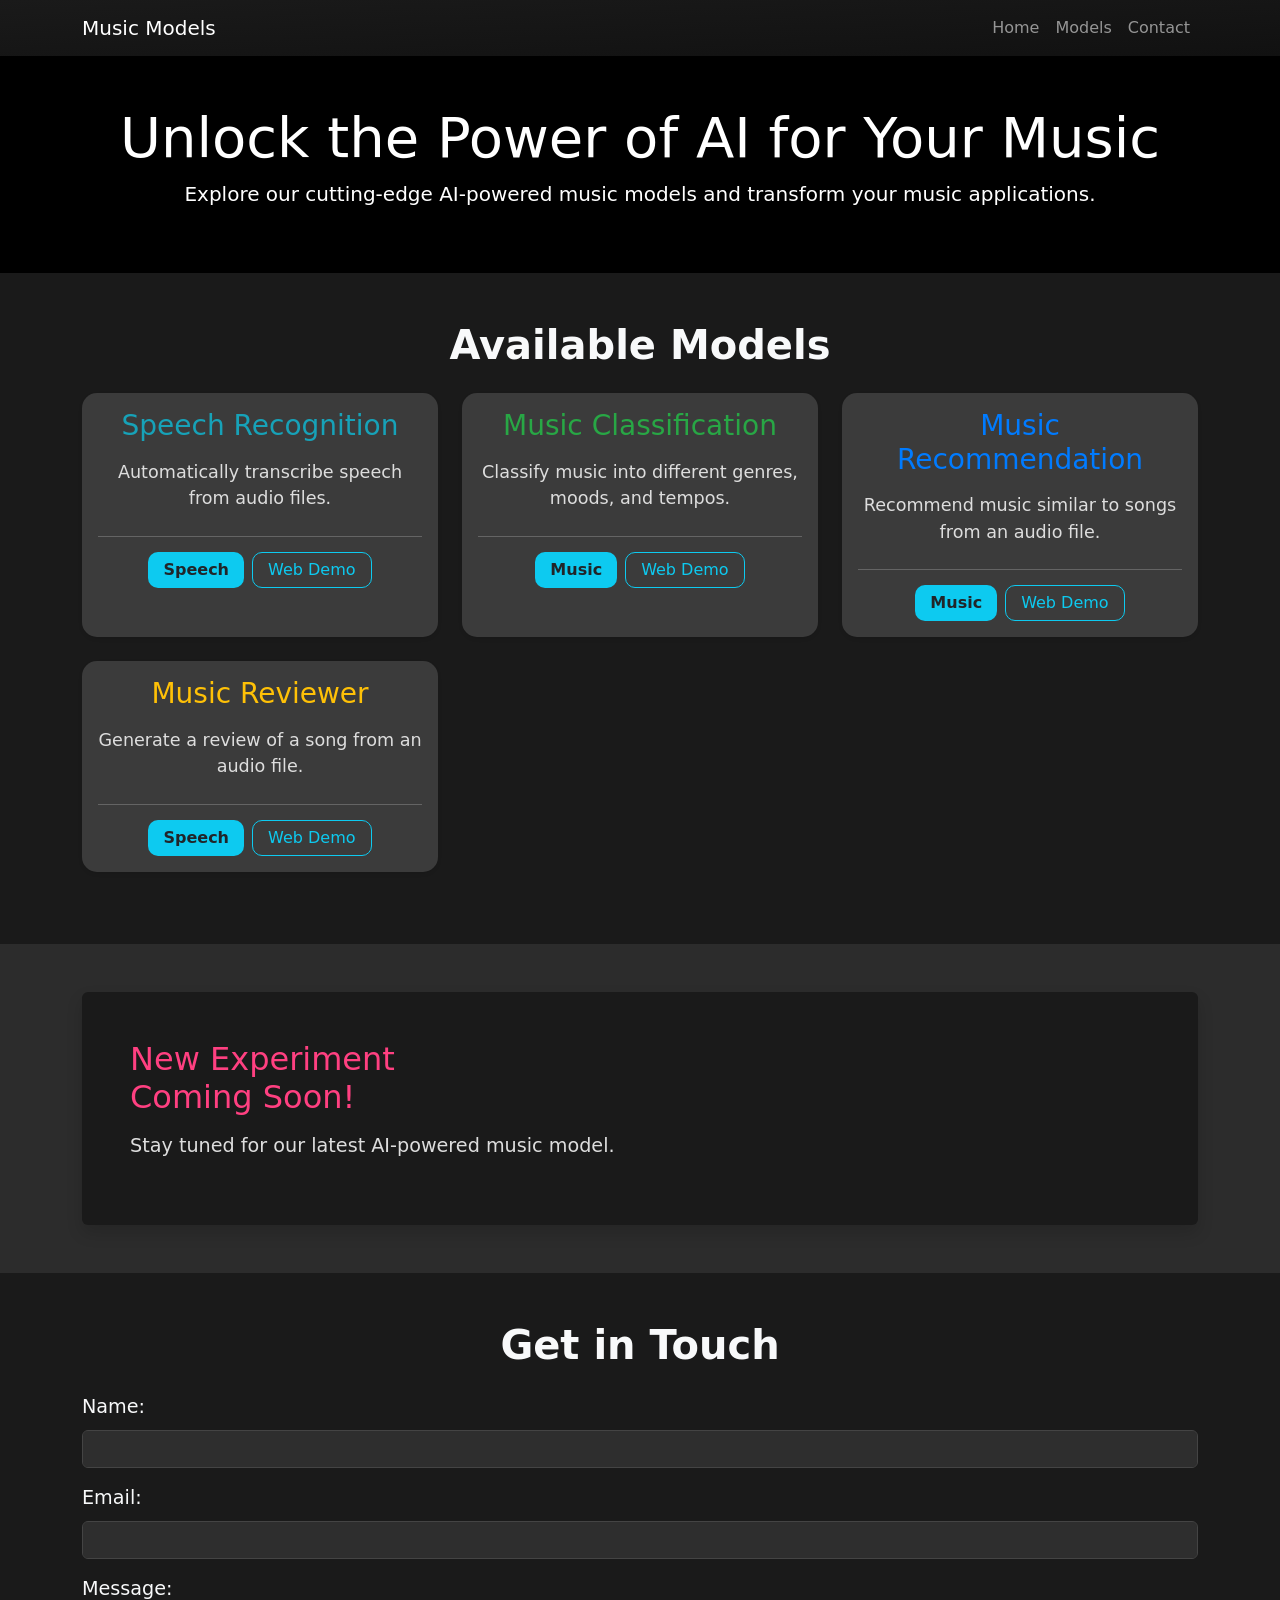
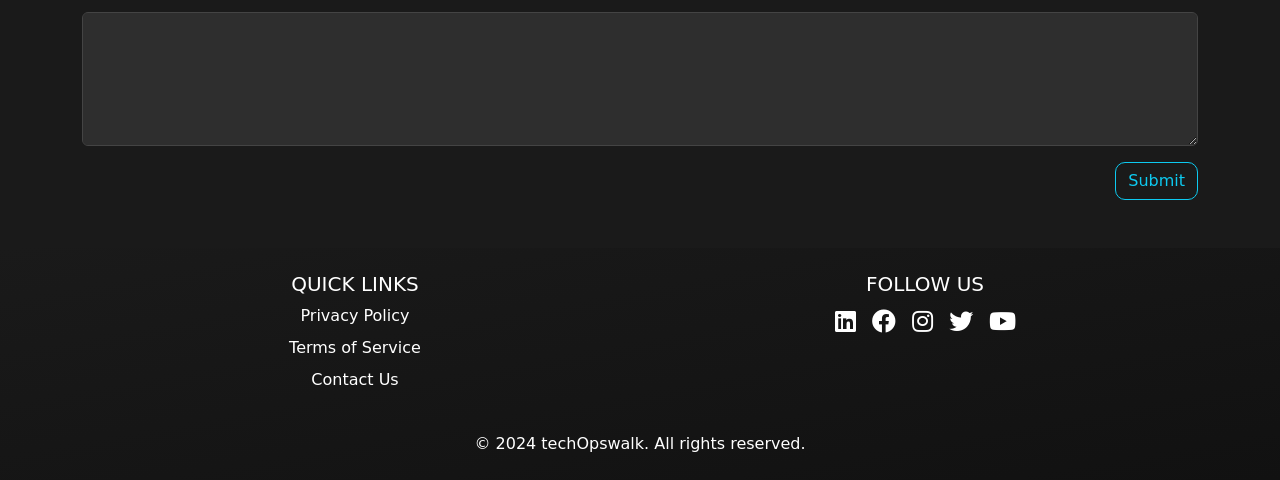
<file: music.html>
<!DOCTYPE html>
<html lang="en">

<head>
    <meta charset="UTF-8">
    <meta name="viewport" content="width=device-width, initial-scale=1.0">
    <title>AI-Powered Music Models</title>

    <link href="https://cdnjs.cloudflare.com/ajax/libs/font-awesome/5.15.3/css/all.min.css" rel="stylesheet">
    <link href="https://cdn.jsdelivr.net/npm/bootstrap@5.1.3/dist/css/bootstrap.min.css" rel="stylesheet">
</head>

<body>
    <header>
        <nav class="navbar navbar-expand-lg navbar-dark bg-dark" ,
            style="background-image: linear-gradient(to bottom right, #1a1a1a, #111111);">
            <div class="container">
                <a class="navbar-brand" href="index.html">Music Models</a>
                <button class="navbar-toggler" type="button" data-bs-toggle="collapse" data-bs-target="#navbarNav"
                    aria-controls="navbarNav" aria-expanded="false" aria-label="Toggle navigation">
                    <span class="navbar-toggler-icon"></span>
                </button>
                <div class="collapse navbar-collapse" id="navbarNav">
                    <ul class="navbar-nav ms-auto">
                        <li class="nav-item">
                            <a class="nav-link" href="index.html" onclick="smoothScroll('list')">Home</a>
                        </li>
                        <li class="nav-item">
                            <a class="nav-link" href="#" onclick="smoothScroll('list')">Models</a>
                        </li>
                        <li class="nav-item">
                            <a class="nav-link" href="#" onclick="smoothScroll('contact')">Contact</a>
                        </li>
                    </ul>
                </div>
            </div>
        </nav>
    </header>

    <main>
        <section class="music py-5 text-center text-white" style="background-color: #000">
            <div class="container">
                <h1 class="display-4">Unlock the Power of AI for Your Music</h1>
                <p class="lead">Explore our cutting-edge AI-powered music models and transform your music applications.
                </p>
            </div>
        </section>

        <section id="list" class="section py-5" style="background-color: #1a1a1a;">
            <div class="container">
                <h2 class="text-center mb-4" style="font-size: 2.5rem; font-weight: bold; color: #f8f9fa;">Available
                    Models</h2>
                <div class="row">

                    <div class="col-md-6 col-lg-4 mb-4">
                        <div class="card model-card h-100 shadow-sm border-0"
                            style="transition: transform 0.3s; background-color: #3b3b3b; border-radius: 15px;">
                            <div class="card-body text-center">
                                <h3 class="card-title model-title mb-3" style="font-size: 1.75rem; color: #17a2b8;">
                                    Speech Recognition</h3>
                                <p class="card-text model-description mb-4" style="font-size: 1.1rem; color: #ddd;">
                                    Automatically transcribe speech from audio files.</p>
                                <hr style="border-top: 1px solid #ddd; margin: 15px 0;">
                                <div class="model-tags d-flex justify-content-center align-items-center">
                                    <span class="badge bg-info text-dark me-2"
                                        style="font-size: 1rem; padding: 10px 15px; border-radius: 10px;">Speech</span>
                                    <a href="#" class="btn btn-outline-info"
                                        style="font-size: 1rem; padding: 5px 15px; border-radius: 10px;">Web Demo</a>
                                </div>
                            </div>
                        </div>
                    </div>

                    <div class="col-md-6 col-lg-4 mb-4">
                        <div class="card model-card h-100 shadow-sm border-0"
                            style="transition: transform 0.3s; background-color: #3b3b3b; border-radius: 15px;">
                            <div class="card-body text-center">
                                <h3 class="card-title model-title mb-3" style="font-size: 1.75rem; color: #28a745;">
                                    Music Classification</h3>
                                <p class="card-text model-description mb-4" style="font-size: 1.1rem; color: #ddd;">
                                    Classify music into different genres, moods, and tempos.</p>
                                <hr style="border-top: 1px solid #ddd; margin: 15px 0;">
                                <div class="model-tags d-flex justify-content-center align-items-center">
                                    <span class="badge bg-info text-dark me-2"
                                        style="font-size: 1rem; padding: 10px 15px; border-radius: 10px;">Music</span>
                                    <a href="#" class="btn btn-outline-info"
                                        style="font-size: 1rem; padding: 5px 15px; border-radius: 10px;">Web Demo</a>
                                </div>
                            </div>
                        </div>
                    </div>

                    <div class="col-md-6 col-lg-4 mb-4">
                        <div class="card model-card h-100 shadow-sm border-0"
                            style="transition: transform 0.3s; background-color: #3b3b3b; border-radius: 15px;">
                            <div class="card-body text-center">
                                <h3 class="card-title model-title mb-3" style="font-size: 1.75rem; color: #007bff;">
                                    Music Recommendation</h3>
                                <p class="card-text model-description mb-4" style="font-size: 1.1rem; color: #ddd;">
                                    Recommend music similar to songs from an audio file.</p>
                                <hr style="border-top: 1px solid #ddd; margin: 15px 0;">
                                <div class="model-tags d-flex justify-content-center align-items-center">
                                    <span class="badge bg-info text-dark me-2"
                                        style="font-size: 1rem; padding: 10px 15px; border-radius: 10px;">Music</span>
                                    <a href="#" class="btn btn-outline-info"
                                        style="font-size: 1rem; padding: 5px 15px; border-radius: 10px;">Web Demo</a>
                                </div>
                            </div>
                        </div>
                    </div>

                    <div class="col-md-6 col-lg-4 mb-4">
                        <div class="card model-card h-100 shadow-sm border-0"
                            style="transition: transform 0.3s; background-color: #3b3b3b; border-radius: 15px;">
                            <div class="card-body text-center">
                                <h3 class="card-title model-title mb-3" style="font-size: 1.75rem; color: #ffc107;">
                                    Music Reviewer</h3>
                                <p class="card-text model-description mb-4" style="font-size: 1.1rem; color: #ddd;">
                                    Generate a review of a song from an audio file.</p>
                                <hr style="border-top: 1px solid #ddd; margin: 15px 0;">
                                <div class="model-tags d-flex justify-content-center align-items-center">
                                    <span class="badge bg-info text-dark me-2"
                                        style="font-size: 1rem; padding: 10px 15px; border-radius: 10px;">Speech</span>
                                    <a href="#" class="btn btn-outline-info"
                                        style="font-size: 1rem; padding: 5px 15px; border-radius: 10px;">Web Demo</a>
                                </div>
                            </div>
                        </div>
                    </div>

                </div>
            </div>
        </section>

        <section id="new-experiment" class="section py-5" style="background-color: #2c2c2c;">
            <div class="container">
                <div class="new-experiment-card p-5 text-white shadow rounded"
                    style="background-color: #1a1a1a; transition: transform 0.3s, background-color 0.3s;">
                    <h3 class="new-experiment-title mb-3" style="font-size: 2rem; color: #ff4081;">New
                        Experiment<br>Coming Soon!</h3>
                    <p class="new-experiment-description" style="font-size: 1.2rem; color: #ddd;">Stay tuned for our
                        latest AI-powered music model.</p>
                </div>
            </div>
        </section>
        <style>.new-experiment-card:hover {transform: scale(1.05);background-color: #343a40;}</style>

        <section id="contact" class="section py-5" style="background-color: #1a1a1a; color: #f8f9fa;">
            <div class="container">
                <h2 class="text-center mb-4" style="font-size: 2.5rem; font-weight: bold;">Get in Touch</h2>
                <form class="contact-form">
                    <div class="form-group mb-3">
                        <label for="name" class="form-label" style="font-size: 1.2rem; color: #f8f9fa;">Name:</label>
                        <input type="text" id="name" name="name" class="form-control" required
                            style="background-color: #2e2e2e; border: 1px solid #444; color: #f8f9fa;">
                    </div>
                    <div class="form-group mb-3">
                        <label for="email" class="form-label" style="font-size: 1.2rem; color: #f8f9fa;">Email:</label>
                        <input type="email" id="email" name="email" class="form-control" required
                            style="background-color: #2e2e2e; border: 1px solid #444; color: #f8f9fa;">
                    </div>
                    <div class="form-group mb-3">
                        <label for="message" class="form-label"
                            style="font-size: 1.2rem; color: #f8f9fa;">Message:</label>
                        <textarea id="message" name="message" class="form-control" rows="5" required
                            style="background-color: #2e2e2e; border: 1px solid #444; color: #f8f9fa;"></textarea>
                    </div>
                    <div class="text-end">
                        <button type="submit" class="btn btn-outline-info" style="border-radius: 10px;">Submit</button>
                    </div>
                </form>
            </div>
        </section>
    </main>

    <footer class="bg-dark text-white py-4"
        style="background-image: linear-gradient(to bottom right, #1a1a1a, #111111);">
        <div class="container text-center">
            <div class="row mb-4">
                <div class="col-md-6 mb-3 mb-md-0">
                    <h5 class="text-uppercase">Quick Links</h5>
                    <ul class="list-unstyled">
                        <li class="mb-2"><a href="privacy.html" class="text-white text-decoration-none">Privacy
                                Policy</a></li>
                        <li class="mb-2"><a href="terms_of_service.html" class="text-white text-decoration-none">Terms
                                of Service</a></li>
                        <li class="mb-2"><a href="contact.html" class="text-white text-decoration-none">Contact Us</a>
                        </li>
                    </ul>
                </div>
                <div class="col-md-6">
                    <h5 class="text-uppercase">Follow Us</h5>
                    <div class="d-flex justify-content-center">
                        <a href="https://www.linkedin.com/company/techopswalk/posts/?viewAsMember=true" target="_blank"
                            class="text-white me-3 fs-4"><i class="fab fa-linkedin"></i></a>
                        <a href="https://www.facebook.com/profile.php?id=61557305109802&sk=about" target="_blank"
                            class="text-white me-3 fs-4"><i class="fab fa-facebook"></i></a>
                        <a href="https://www.instagram.com/techopswalk/" target="_blank" class="text-white me-3 fs-4"><i
                                class="fab fa-instagram"></i></a>
                        <a href="https://twitter.com/techopswalk" target="_blank" class="text-white me-3 fs-4"><i
                                class="fab fa-twitter"></i></a>
                        <a href="https://www.youtube.com/@Techopswalk" target="_blank" class="text-white fs-4"><i
                                class="fab fa-youtube"></i></a>
                    </div>
                </div>
            </div>
            <div class="row">
                <div class="col-12">
                    <p class="mb-0">&copy; 2024 techOpswalk. All rights reserved.</p>
                </div>
            </div>
        </div>
    </footer>

    <script src="https://cdnjs.cloudflare.com/ajax/libs/bootstrap/5.1.3/js/bootstrap.bundle.min.js"></script>

    <script src="js\modules\common.js"></script>
    <script src="js\modules\form.js"></script>

</body>

</html>
</file>
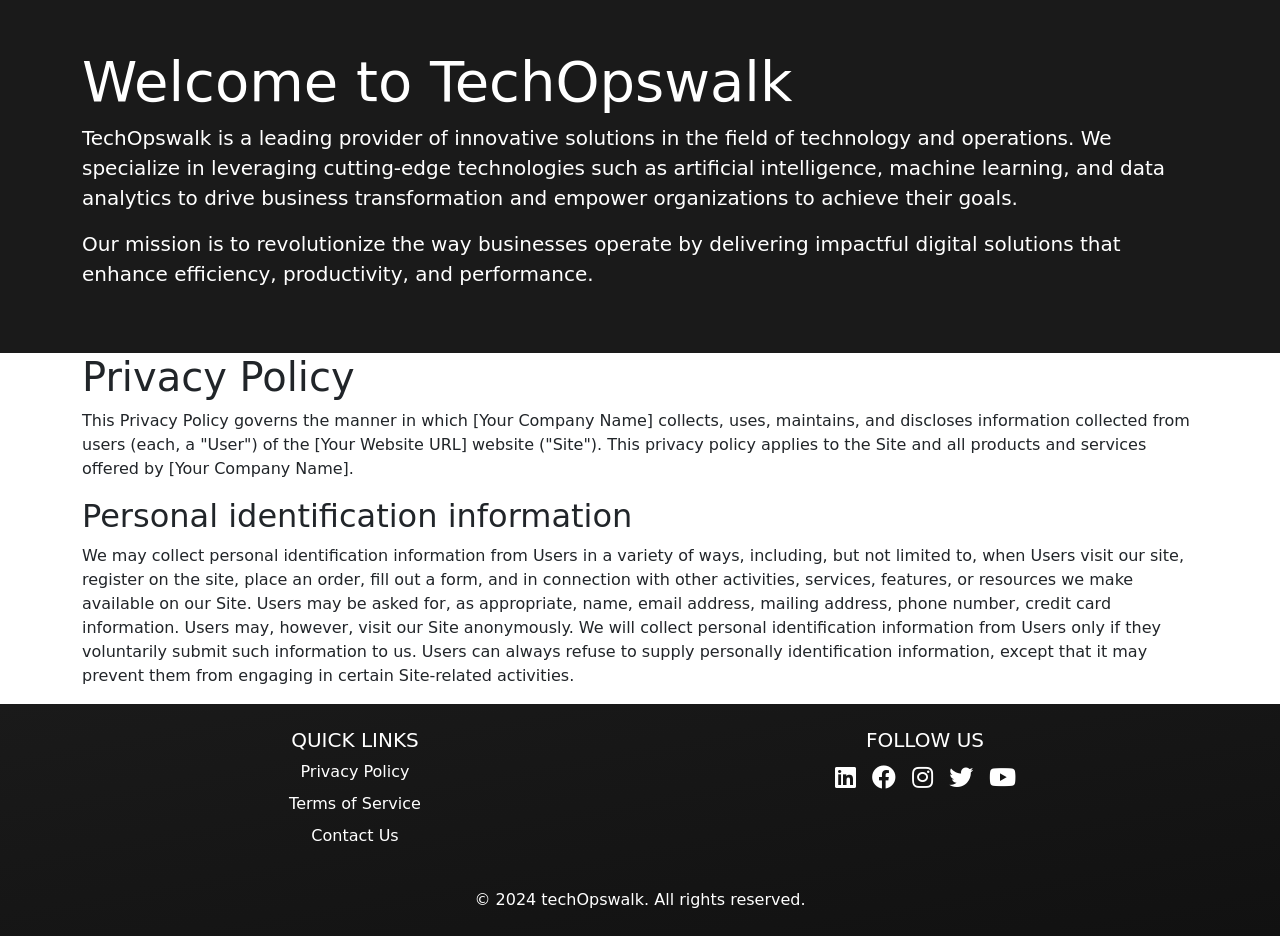
<file: privacy.html>
<!DOCTYPE html>
<html lang="en">
<head>
    <meta charset="UTF-8">
    <meta name="viewport" content="width=device-width, initial-scale=1.0">
    <title>Privacy Policy</title>
    <!-- Add any CSS links or styles here -->
    <link href="https://cdnjs.cloudflare.com/ajax/libs/font-awesome/5.15.3/css/all.min.css" rel="stylesheet">
    <link href="https://cdn.jsdelivr.net/npm/bootstrap@5.1.3/dist/css/bootstrap.min.css" rel="stylesheet">
</head>
<body>
    <header class="text-white py-5" style="background-color: #1a1a1a;">
        <div class="container">
            <h1 class="display-4">Welcome to TechOpswalk</h1>
            <p class="lead">TechOpswalk is a leading provider of innovative solutions in the field of technology and operations. We specialize in leveraging cutting-edge technologies such as artificial intelligence, machine learning, and data analytics to drive business transformation and empower organizations to achieve their goals.</p>
            <p class="lead">Our mission is to revolutionize the way businesses operate by delivering impactful digital solutions that enhance efficiency, productivity, and performance.</p>
        </div>
    </header>
    

    <main>
        <div class="container">
            <h1>Privacy Policy</h1>
            <p>This Privacy Policy governs the manner in which [Your Company Name] collects, uses, maintains, and discloses information collected from users (each, a "User") of the [Your Website URL] website ("Site"). This privacy policy applies to the Site and all products and services offered by [Your Company Name].</p>

            <!-- Add your privacy policy content here -->

            <h2>Personal identification information</h2>
            <p>We may collect personal identification information from Users in a variety of ways, including, but not limited to, when Users visit our site, register on the site, place an order, fill out a form, and in connection with other activities, services, features, or resources we make available on our Site. Users may be asked for, as appropriate, name, email address, mailing address, phone number, credit card information. Users may, however, visit our Site anonymously. We will collect personal identification information from Users only if they voluntarily submit such information to us. Users can always refuse to supply personally identification information, except that it may prevent them from engaging in certain Site-related activities.</p>

            <!-- Add more sections as needed -->

        </div>
    </main>

    <!-- <main>
        <div class="container">
            <h1>Privacy Policy</h1>
            <p>Welcome to the Privacy Policy of TechOpswalk. This Privacy Policy governs the manner in which TechOpswalk collects, uses, maintains, and discloses information collected from users (each, a "User") of the TechOpswalk website ("Site"). This privacy policy applies to the Site and all products and services offered by TechOpswalk.</p>
    
            <h2>Personal Identification Information</h2>
            <p>TechOpswalk may collect personal identification information from Users in various ways, including when Users visit our site, register on the site, place an order, fill out a form, and in connection with other activities, services, features, or resources we make available on our Site. Users may be asked for, as appropriate, name, email address, mailing address, phone number, credit card information. Users may, however, visit our Site anonymously. We will collect personal identification information from Users only if they voluntarily submit such information to us. Users can always refuse to supply personally identification information, except that it may prevent them from engaging in certain Site-related activities.</p>
        
        </div>
    </main> -->

    <footer class="bg-dark text-white py-4"
        style="background-image: linear-gradient(to bottom right, #1a1a1a, #111111);">
        <div class="container text-center">
            <div class="row mb-4">
                <div class="col-md-6 mb-3 mb-md-0">
                    <h5 class="text-uppercase">Quick Links</h5>
                    <ul class="list-unstyled">
                        <li class="mb-2"><a href="privacy.html" class="text-white text-decoration-none">Privacy
                                Policy</a></li>
                        <li class="mb-2"><a href="terms_of_service.html" class="text-white text-decoration-none">Terms
                                of Service</a></li>
                        <li class="mb-2"><a href="contact.html" class="text-white text-decoration-none">Contact Us</a>
                        </li>
                    </ul>
                </div>
                <div class="col-md-6">
                    <h5 class="text-uppercase">Follow Us</h5>
                    <div class="d-flex justify-content-center">
                        <a href="https://www.linkedin.com/company/techopswalk/posts/?viewAsMember=true" target="_blank"
                            class="text-white me-3 fs-4"><i class="fab fa-linkedin"></i></a>
                        <a href="https://www.facebook.com/profile.php?id=61557305109802&sk=about" target="_blank"
                            class="text-white me-3 fs-4"><i class="fab fa-facebook"></i></a>
                        <a href="https://www.instagram.com/techopswalk/" target="_blank" class="text-white me-3 fs-4"><i
                                class="fab fa-instagram"></i></a>
                        <a href="https://twitter.com/techopswalk" target="_blank" class="text-white me-3 fs-4"><i
                                class="fab fa-twitter"></i></a>
                        <a href="https://www.youtube.com/@Techopswalk" target="_blank" class="text-white fs-4"><i
                                class="fab fa-youtube"></i></a>
                    </div>
                </div>
            </div>
            <div class="row">
                <div class="col-12">
                    <p class="mb-0">&copy; 2024 techOpswalk. All rights reserved.</p>
                </div>
            </div>
        </div>
    </footer>

    <!-- Add any JavaScript links or scripts here -->
</body>
</html>
</file>
